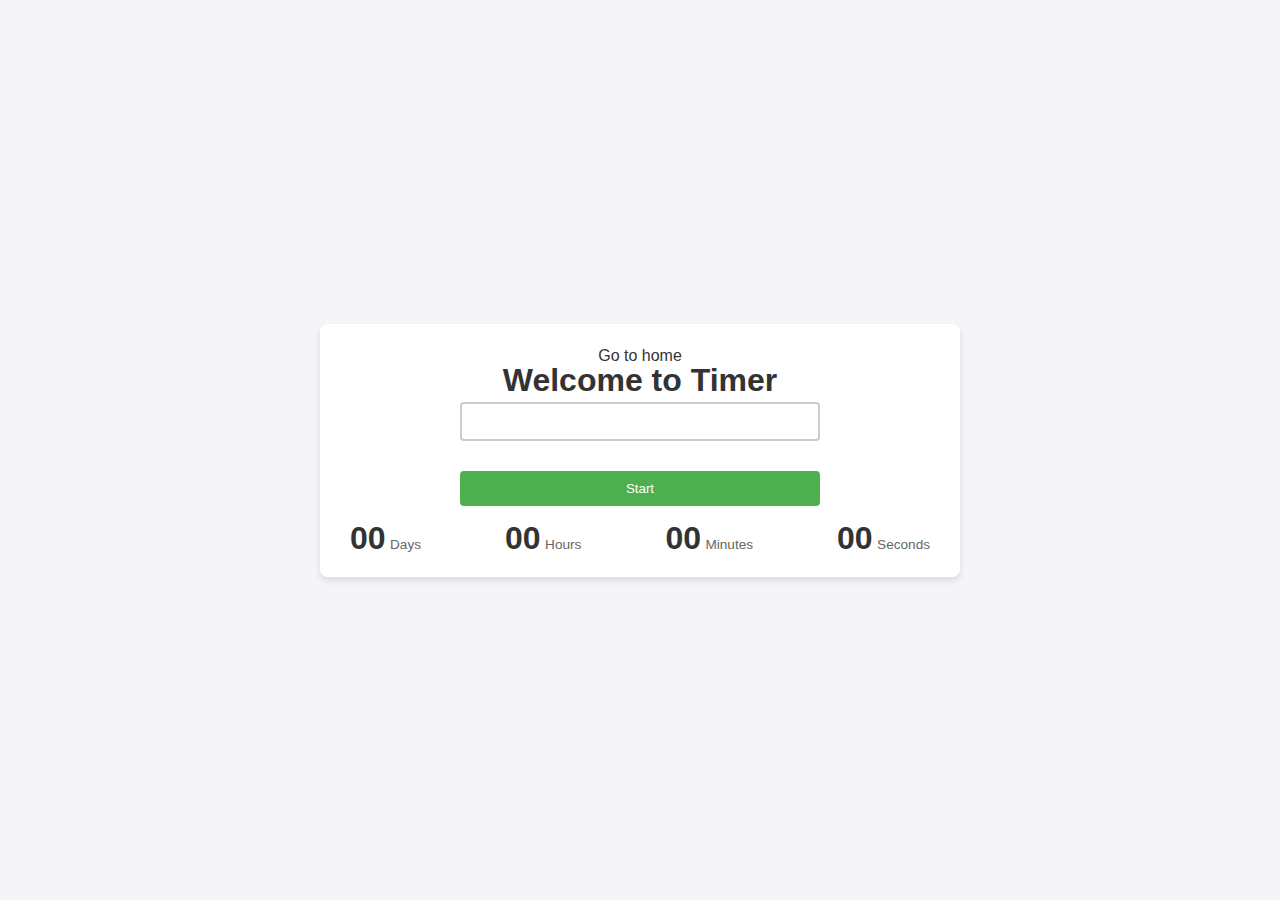
<file: src/1-timer.html>
<!DOCTYPE html>
<html lang="en">

<head>
  <meta charset="UTF-8" />
  <meta http-equiv="X-UA-Compatible" content="IE=edge" />
  <meta name="viewport" content="width=device-width, initial-scale=1.0" />
  <title>Timer</title>
  <link rel="stylesheet" href="./css/styles.css" />
  <link rel="stylesheet" href="./css/1-timer.css" />
</head>

<body>
  <section>
    <a href="./index.html">Go to home</a>
    <h1>Welcome to Timer</h1>
    <input type="text" id="datetime-picker" />
    <button type="button" data-start>Start</button>

    <div class="timer">
      <div class="field">
        <span class="value" data-days>00</span>
        <span class="label">Days</span>
      </div>
      <div class="field">
        <span class="value" data-hours>00</span>
        <span class="label">Hours</span>
      </div>
      <div class="field">
        <span class="value" data-minutes>00</span>
        <span class="label">Minutes</span>
      </div>
      <div class="field">
        <span class="value" data-seconds>00</span>
        <span class="label">Seconds</span>
      </div>
    </div>
  </section>
  <script type="module" src="./js/1-timer.js"></script>
</body>

</html>
</file>
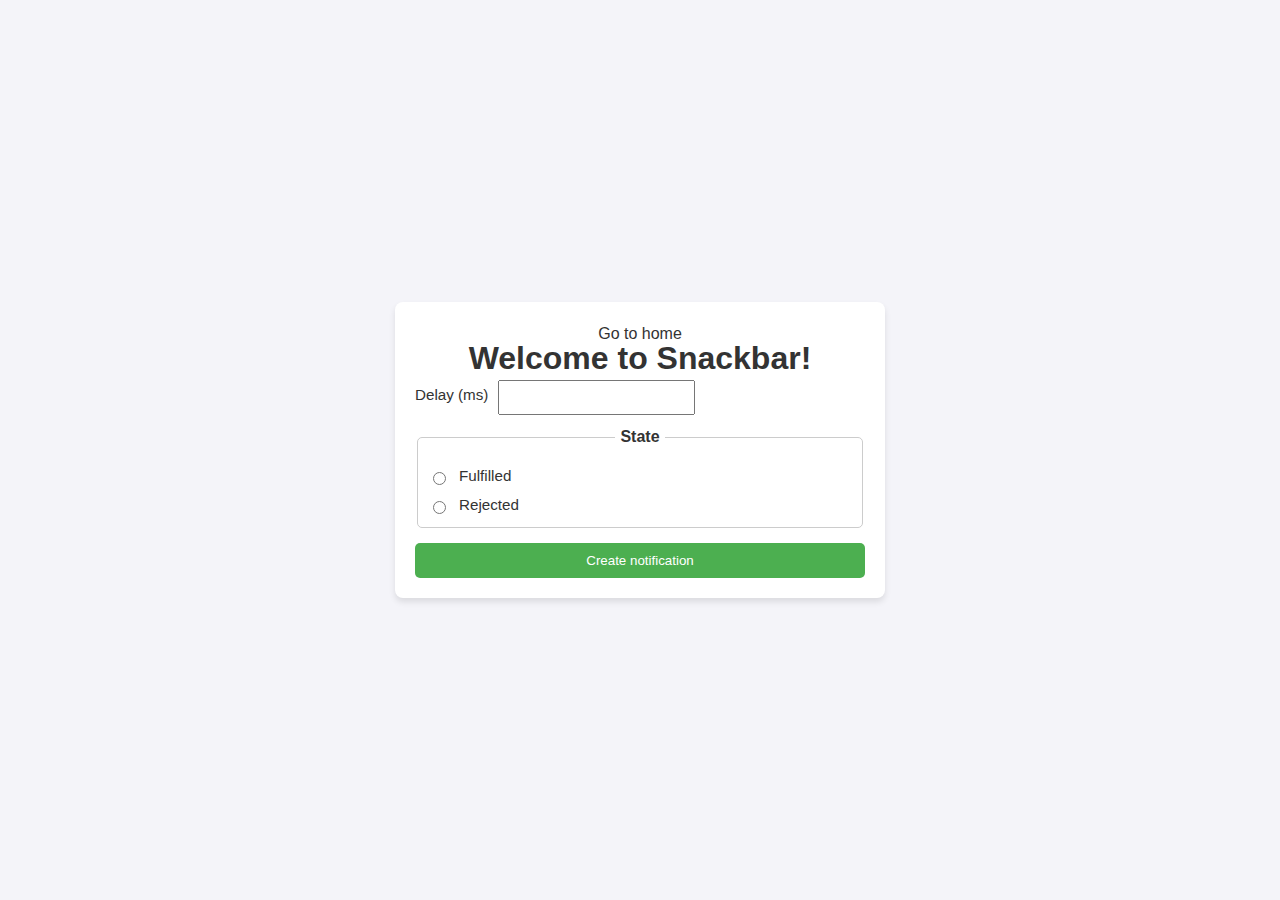
<file: src/2-snackbar.html>
<!DOCTYPE html>
<html lang="en">

<head>
  <meta charset="UTF-8" />
  <meta http-equiv="X-UA-Compatible" content="IE=edge" />
  <meta name="viewport" content="width=device-width, initial-scale=1.0" />
  <title>Snackbar</title>
  <link rel="stylesheet" href="./css/styles.css" />
  <link rel="stylesheet" href="./css/2-snackbar.css" />
</head>

<body>
  <section>
    <a href="./index.html">Go to home</a>
    <h1>Welcome to Snackbar!</h1>
    <form class="form">
      <label>
        Delay (ms)
        <input type="number" name="delay" required />
      </label>

      <fieldset>
        <legend>State</legend>
        <label>
          <input type="radio" name="state" value="fulfilled" required />
          Fulfilled
        </label>
        <label>
          <input type="radio" name="state" value="rejected" required />
          Rejected
        </label>
      </fieldset>

      <button type="submit">Create notification</button>
    </form>
  </section>
  <script type="module" src="./js/2-snackbar.js"></script>
</body>

</html>
</file>
<file: src/css/1-timer.css>
body {
  font-family: 'Montserrat', sans-serif;
  background-color: #f4f4f9;
  color: #333;
  display: flex;
  justify-content: center;
  align-items: center;
  height: 100vh;
  margin: 0;
}


section {
  text-align: center;
  background-color: white;
  padding: 20px;
  border-radius: 8px;
  box-shadow: 0 4px 6px rgba(0, 0, 0, 0.1);
  width: 80%;
  max-width: 600px;
}


input[type="text"],
button {
  padding: 10px;
  margin-top: 10px;
  margin-bottom: 20px;
  border: 2px solid #ccc;
  border-radius: 4px;
  width: 60%;
  box-sizing: border-box;
}

button {
  cursor: pointer;
  background-color: #4CAF50;
  color: white;
  border: none;
  transition: background-color 0.3s;
}

button:hover {
  background-color: #45a049;
}

button:disabled {
  background-color: #ccc;
}


.timer {
  display: flex;
  justify-content: space-between;
}

.field {
  text-align: center;
  margin: 0 10px;
}

.value {
  font-size: 2em;
  font-weight: bold;
}

.label {
  font-size: 0.85em;
  color: #666;
}
</file>
<file: src/css/2-snackbar.css>
/* Основні стилі для всього тіла документа */
body {
    font-family: 'Montserrat', sans-serif;
    background-color: #f4f4f9;
    color: #333;
    display: flex;
    justify-content: center;
    align-items: center;
    height: 100vh;
    margin: 0;
}

/* Стилізація основного розділу */
section {
    text-align: center;
    background-color: white;
    padding: 20px;
    border-radius: 8px;
    box-shadow: 0 4px 6px rgba(0, 0, 0, 0.1);
    width: 90%;
    max-width: 450px;
}

/* Стилі для форми */
.form {
    display: flex;
    flex-direction: column;
    gap: 10px;
}

input[type="number"],
input[type="radio"],
button {
    padding: 8px;
    margin-top: 5px;
}

button {
    cursor: pointer;
    background-color: #4CAF50;
    color: white;
    border: none;
    padding: 10px;
    border-radius: 5px;
    transition: background-color 0.3s;
}

button:hover {
    background-color: #45a049;
}

fieldset {
    border: 1px solid #ccc;
    padding: 10px;
    border-radius: 5px;
}

legend {
    padding: 0 5px;
    font-weight: bold;
}

label {
    display: flex;
    align-items: center;
    gap: 10px;
    font-size: 0.95em;
    margin-top: 5px;
}

/* Відображення радіокнопок і їх міток */
input[type="radio"] {
    accent-color: #4CAF50;
}
</file>
<file: src/css/styles.css>
/**
  |============================
  | include css partials with
  | default @import url()
  |============================
*/
@import url('./reset.css');
@import url('./vite-promo.css');
@import url('./header.css');

:root {
  font-family: Inter, Avenir, Helvetica, Arial, sans-serif;
  font-size: 16px;
  line-height: 24px;
  font-weight: 400;

  color: #242424;
  background-color: rgba(255, 255, 255, 0.87);

  font-synthesis: none;
  text-rendering: optimizeLegibility;
  -webkit-font-smoothing: antialiased;
  -moz-osx-font-smoothing: grayscale;
  -webkit-text-size-adjust: 100%;
}
</file>
